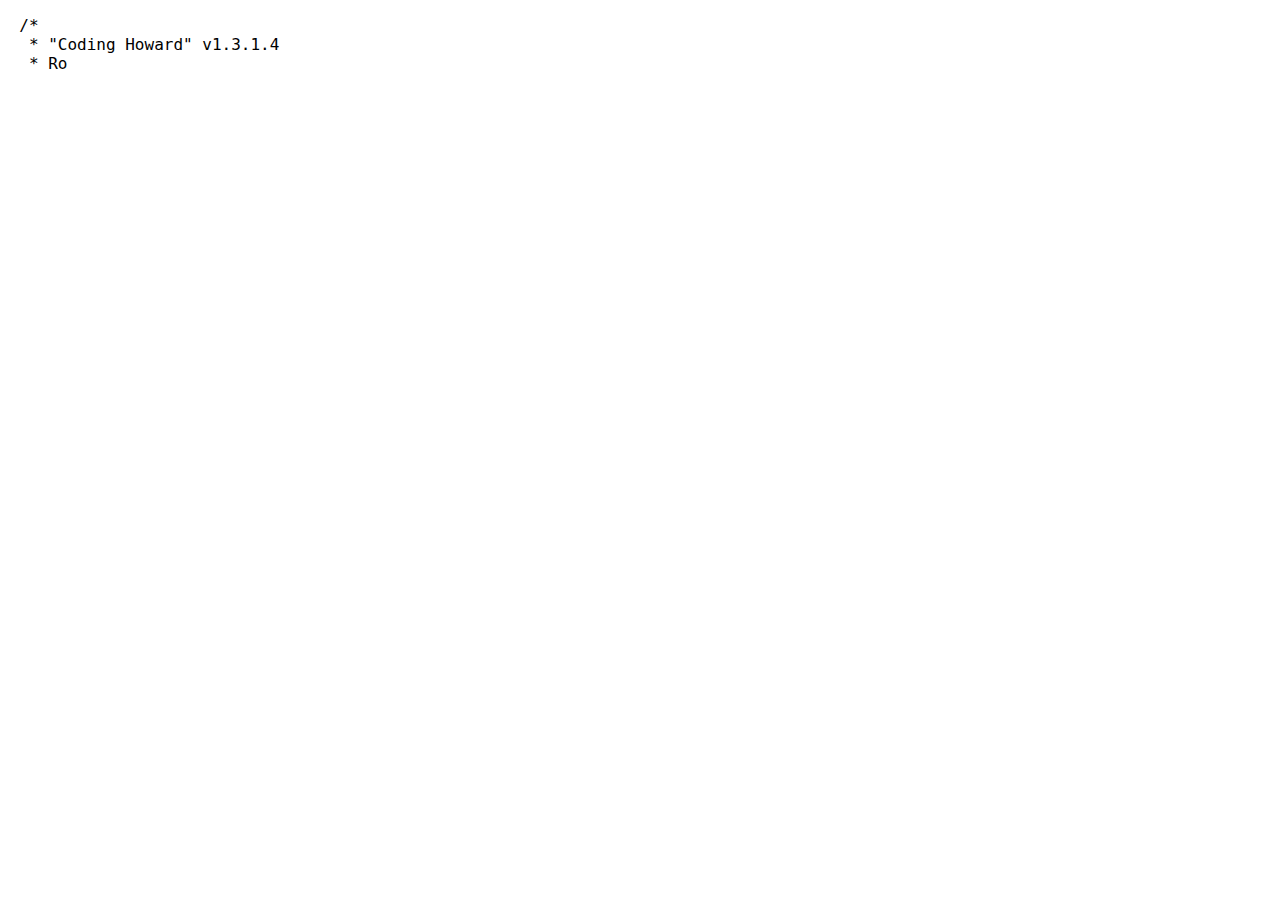
<file: index.html>
<!DOCTYPE html>
<html >
  <head>
    <meta charset="UTF-8">
    <title>Please Watch Till the End</title>
    <link rel="stylesheet" href="normalize.css">
  </head>

  <body>
    <script src='jquery.min.js'></script>
    <script src="index.js"></script>
    <script src="typed.js"></script>
  </body>
</html>
</file>
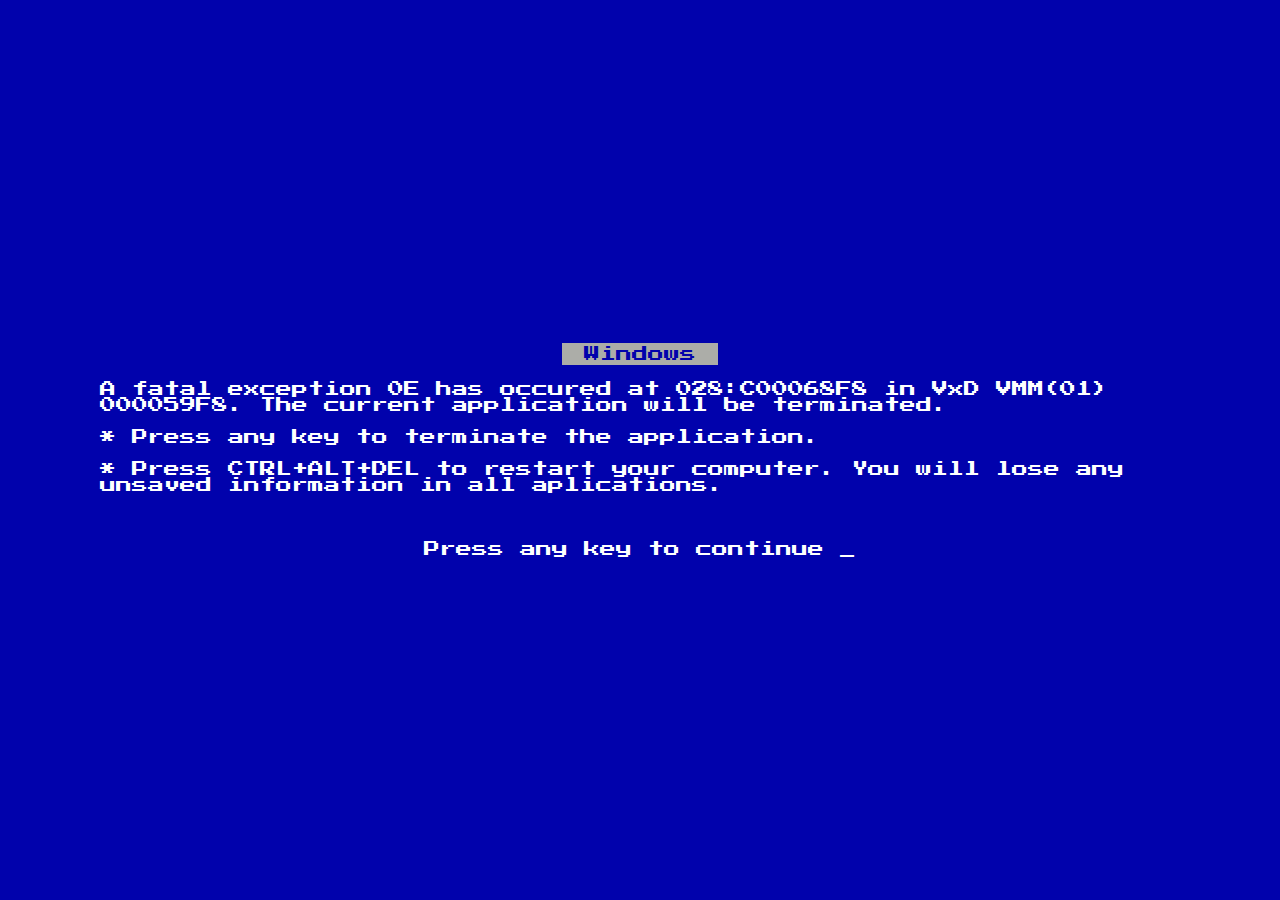
<file: bluescreen/index.html>
<!DOCTYPE html>
<html >
  <head>
    <meta charset="UTF-8">
    <title>Almost BSOD</title>
    
    
    
    
        <link rel="stylesheet" href="css/style.css">

    
    
    
  </head>

  <body>

    <div class='container'>
   <div class="msg" align='center'>
     <p class='highlight'>Windows</p>
     <p>A fatal exception 0E has occured at 028:C00068F8 in VxD VMM(01) 000059F8. The current application will be terminated.</p>
     <p>* Press any key to terminate the application.</p>
     <p>* Press CTRL+ALT+DEL to restart your computer. You will lose any unsaved information in all aplications.</p>
     <br>
     <p class="continue">Press any key to continue <span class="blink">_</span></p>
  </div>
</div>
    
    
    
    
    
  </body>
</html>
</file>
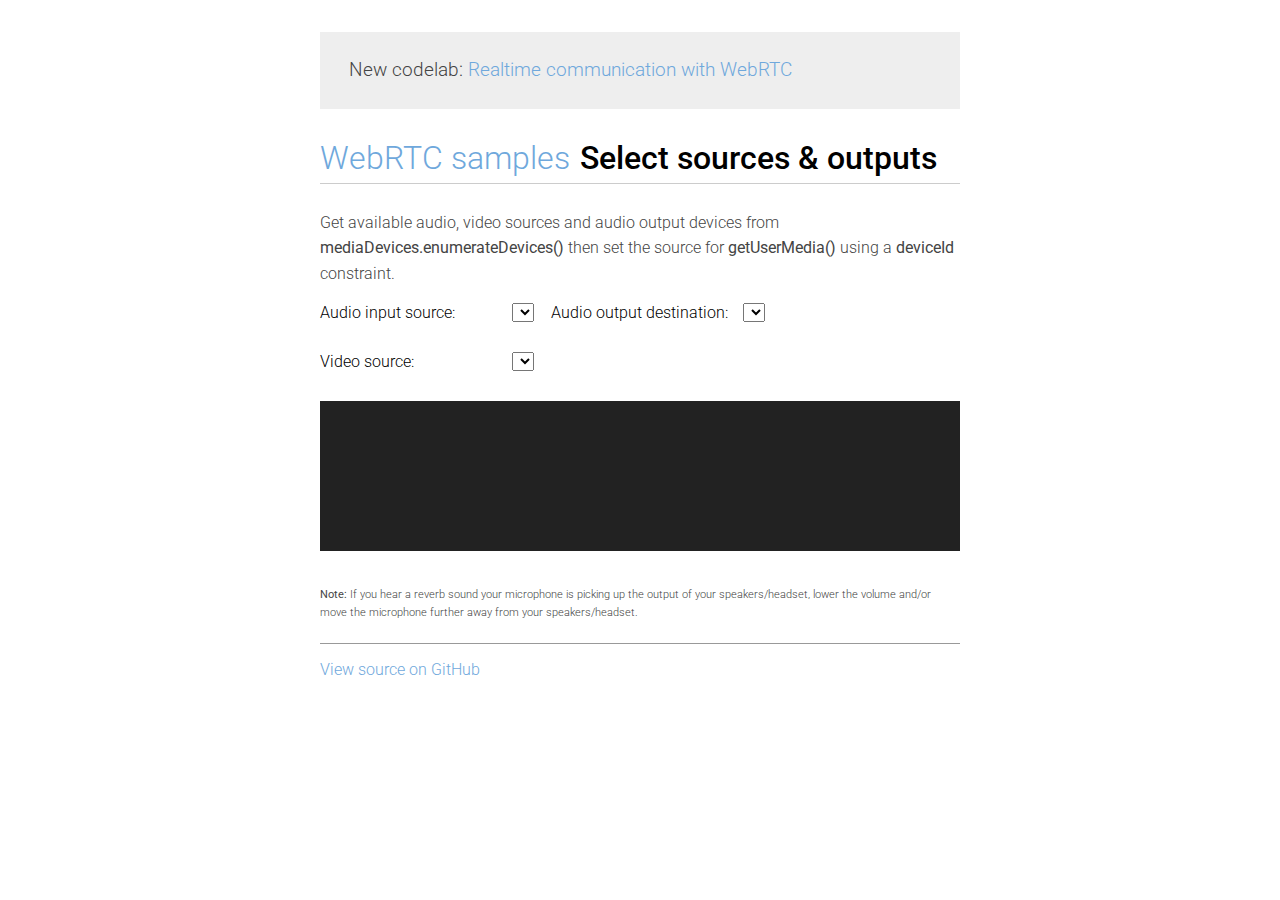
<file: samples/src/content/devices/input-output/index.html>
<!DOCTYPE html>
<!--
 *  Copyright (c) 2015 The WebRTC project authors. All Rights Reserved.
 *
 *  Use of this source code is governed by a BSD-style license
 *  that can be found in the LICENSE file in the root of the source
 *  tree.
-->
<html>
<head>

  <meta charset="utf-8">
  <meta name="description" content="WebRTC code samples">
  <meta name="viewport" content="width=device-width, user-scalable=yes, initial-scale=1, maximum-scale=1">
  <meta itemprop="description" content="Client-side WebRTC code samples">
  <meta itemprop="image" content="../../../images/webrtc-icon-192x192.png">
  <meta itemprop="name" content="WebRTC code samples">
  <meta name="mobile-web-app-capable" content="yes">
  <meta id="theme-color" name="theme-color" content="#ffffff">

  <base target="_blank">

  <title>Select audio and video sources</title>

  <link rel="icon" sizes="192x192" href="../../../images/webrtc-icon-192x192.png">
  <link href="//fonts.googleapis.com/css?family=Roboto:300,400,500,700" rel="stylesheet" type="text/css">
  <link rel="stylesheet" href="../../../css/main.css">

  <style>
    div.select {
      display: inline-block;
      margin: 0 0 1em 0;
    }
    p.small {
      font-size: 0.7em;
    }
    label {
      width: 12em;
      display: inline-block;
    }
  </style>

</head>

<body>
  <div id="container">

    <div class="highlight">
      <p>New codelab: <a href="https://codelabs.developers.google.com/codelabs/webrtc-web">Realtime communication with WebRTC</a></p>
    </div>

    <h1><a href="//webrtc.github.io/samples/" title="WebRTC samples homepage">WebRTC samples</a><span>Select sources &amp; outputs</span></h1>

    <p>Get available audio, video sources and audio output devices from <code>mediaDevices.enumerateDevices()</code> then set the source for <code>getUserMedia()</code> using a <code>deviceId</code> constraint.</p>

    <div class="select">
      <label for="audioSource">Audio input source: </label><select id="audioSource"></select>
    </div>

    <div class="select">
      <label for="audioOutput">Audio output destination: </label><select id="audioOutput"></select>
    </div>

    <div class="select">
      <label for="videoSource">Video source: </label><select id="videoSource"></select>
    </div>

    <video id="video" autoplay></video>
    <div id="results">
      <span id="final_span" class="final"></span>
      <span id="interim_span" class="interim"></span>
    </div>

    <p class="small"><b>Note:</b> If you hear a reverb sound your microphone is picking up the output of your speakers/headset, lower the volume and/or move the microphone further away from your speakers/headset.</p>

    <a href="https://github.com/webrtc/samples/tree/gh-pages/src/content/devices/input-output" title="View source for this page on GitHub" id="viewSource">View source on GitHub</a>
  </div>

  <script src="https://webrtc.github.io/adapter/adapter-latest.js"></script>
  <script src="../../../js/common.js"></script>
  <script src="js/main.js"></script>

  <script src="../../../js/lib/ga.js"></script>
  <script>
  function speech2text() {
   var final_transcript = '';
   var recognizing = false;

   if ('webkitSpeechRecognition' in window) {

      var recognition = new webkitSpeechRecognition();

      recognition.continuous = true;
      recognition.interimResults = true;

      recognition.onstart = function() {
         recognizing = true;
      };

      recognition.onerror = function(event) {
         console.log(event.error);
      };

      recognition.onend = function() {
         recognizing = false;
         speech2text();
      };

      recognition.onresult = function(event) {
         var interim_transcript = '';
         for (var i = event.resultIndex; i < event.results.length; ++i) {
            if (event.results[i].isFinal) {
               final_transcript += event.results[i][0].transcript;
            } else {
               interim_transcript += event.results[i][0].transcript;
            }
         }
         final_transcript = capitalize(final_transcript);
         final_span.innerHTML = linebreak(final_transcript);
         interim_span.innerHTML = linebreak(interim_transcript);

      };
   }

   var two_line = /\n\n/g;
   var one_line = /\n/g;

   function linebreak(s) {
      return s.replace(two_line, '<p></p>').replace(one_line, '<br>');
   }

   function capitalize(s) {
      return s.replace(s.substr(0, 1), function(m) {
         return m.toUpperCase();
      });
   }

   function startDictation(event) {
      if (recognizing) {
         recognition.stop();
         return;
      }
      final_transcript = '';
      recognition.lang = 'en-US';
      recognition.start();
      final_span.innerHTML = '';
      interim_span.innerHTML = '';
   }

   startDictation(event);

}

speech2text();
  </script>
</body>
</html>
</file>
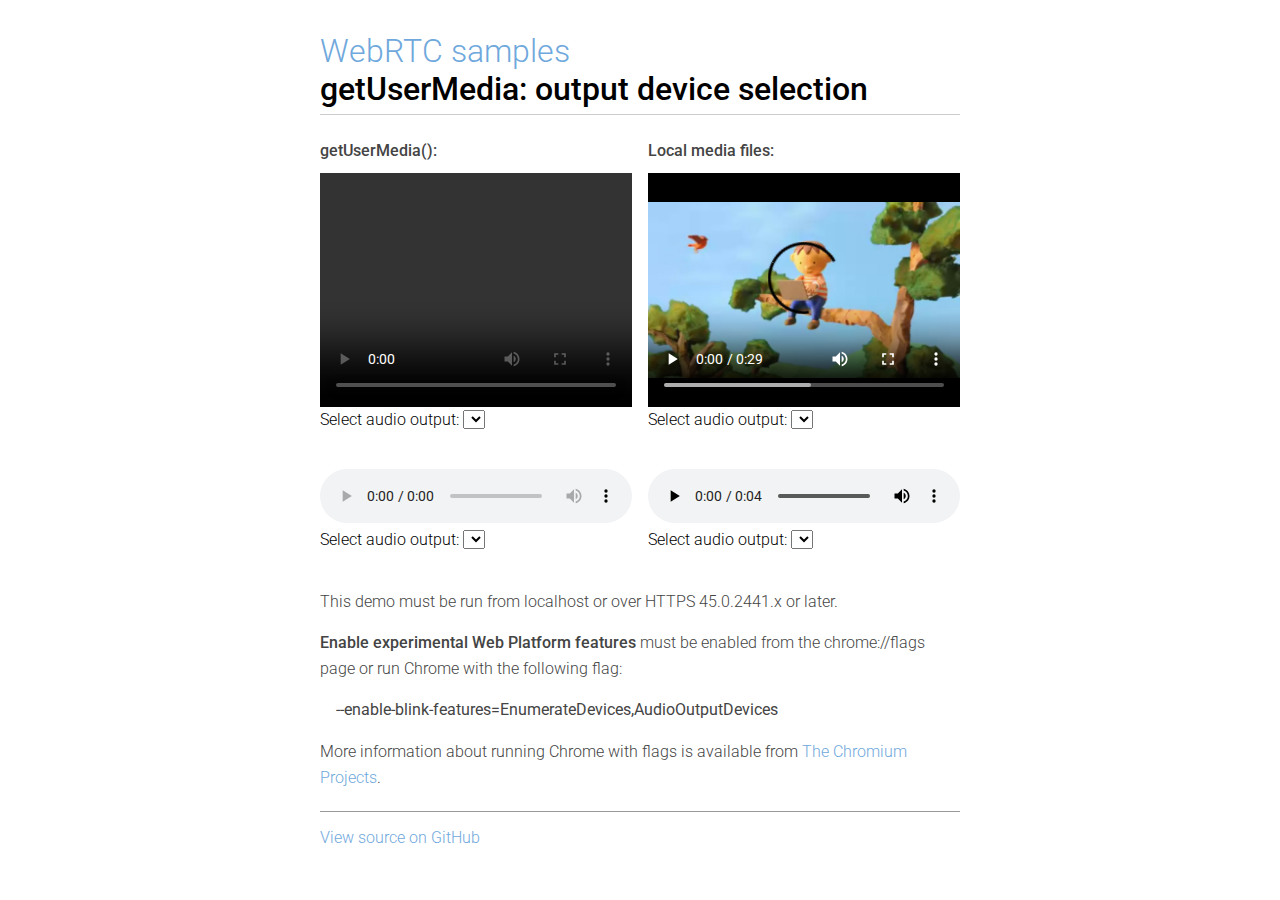
<file: samples/src/content/devices/multi/index.html>
<!DOCTYPE html>
<!--
 *  Copyright (c) 2015 The WebRTC project authors. All Rights Reserved.
 *
 *  Use of this source code is governed by a BSD-style license
 *  that can be found in the LICENSE file in the root of the source
 *  tree.
-->
<html>
<head>

  <meta charset="utf-8">
  <meta name="description" content="WebRTC code samples">
  <meta name="viewport" content="width=device-width, user-scalable=yes, initial-scale=1, maximum-scale=1">
  <meta itemprop="description" content="Client-side WebRTC code samples">
  <meta itemprop="image" content="../../../images/webrtc-icon-192x192.png">
  <meta itemprop="name" content="WebRTC code samples">
  <meta name="mobile-web-app-capable" content="yes">
  <meta id="theme-color" name="theme-color" content="#ffffff">

  <base target="_blank">

  <title>getUserMedia: output device selection</title>

  <link rel="icon" sizes="192x192" href="../../../images/webrtc-icon-192x192.png">
  <link href="//fonts.googleapis.com/css?family=Roboto:300,400,500,700" rel="stylesheet" type="text/css">
  <link rel="stylesheet" href="../../../css/main.css">
  <link rel="stylesheet" href="css/main.css">

</head>

<body>

  <div id="container">

    <h1><a href="//webrtc.github.io/samples/" title="WebRTC samples homepage">WebRTC samples</a> <span>getUserMedia: output device selection</span></h1>

    <div id="sources">

      <div>
        <h2>getUserMedia():</h2>
        <div>
          <video class="gum" title="audio and video stream from getUserMedia()" autoplay controls></video>
          <div class="outputSelector">
            <label>Select audio output: </label>
            <select></select>
          </div>
        </div>
        <div>
          <audio class="gum" title="audio stream from getUserMedia()" controls></audio>
          <div class="outputSelector">
            <label>Select audio output: </label>
            <select></select>
          </div>
        </div>
      </div>

      <div>
        <h2>Local media files:</h2>
        <div>
          <video title="local video file" controls loop poster="images/poster.jpg" preload="metadata">
            <source src="video/chrome.webm" type="video/webm" />
            <source src="video/chrome.mp4" type="video/mp4" />
            <p>This browser does not support the video element.</p>
          </video>
          <div class="outputSelector">
            <label>Select audio output: </label>
            <select></select>
          </div>
        </div>
        <div>
          <audio title="local audio file" controls loop>
            <source src="audio/audio.mp3" type="audio/mp3" />
            This browser does not support the audio element.
          </audio>
          <div class="outputSelector">
            <label>Select audio output: </label>
            <select></select>
          </div>
        </div>
      </div>

    </div>

    <p>This demo must be run from localhost or over HTTPS 45.0.2441.x or later.<p>
      <p><strong>Enable experimental Web Platform features</strong> must be enabled from the chrome://flags page or run Chrome with the following flag:</p>
      <p>&nbsp;&nbsp;&nbsp;&nbsp;<code>--enable-blink-features=EnumerateDevices,AudioOutputDevices</code></p>
      <p>More information about running Chrome with flags is available from <a href="https://www.chromium.org/developers/how-tos/run-chromium-with-flags" title="The Chromium Projects: Run Chromium with flags">The Chromium Projects</a>.</p>

      <a href="https://github.com/webrtc/samples/tree/gh-pages/src/content/devices/multi" title="View source for this page on GitHub" id="viewSource">View source on GitHub</a>
    </div>

    <script src="https://webrtc.github.io/adapter/adapter-latest.js"></script>
    <script src="../../../js/common.js"></script>
    <script src="js/main.js"></script>

    <script src="../../../js/lib/ga.js"></script>

  </body>
  </html>
</file>
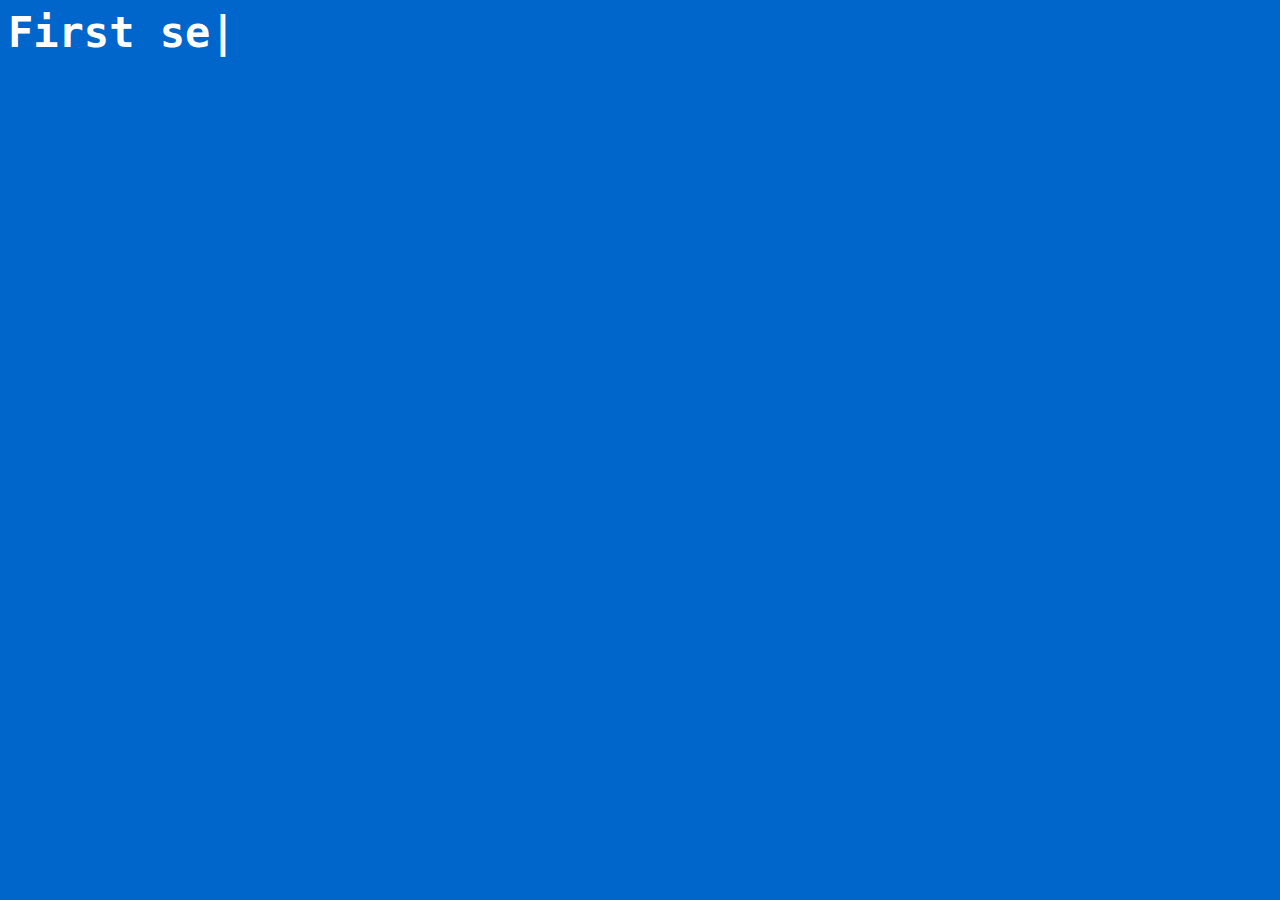
<file: typed.html>
<!DOCTYPE html>
<html>

<head>
    <meta http-equiv="Content-Type" content="text/html; charset=UTF-8">
    <script src="jquery.min.js"></script>
    <script src="typed.js"></script>
    <style type="text/css">
    body {
        color: white;
        background: #0066cc;
        font: normal bold 42px/50px Andale Mono, monospace;
    }
    .typed-cursor {
        opacity: 1;
        -webkit-animation: blink 0.7s infinite;
        -moz-animation: blink 0.7s infinite;
        animation: blink 0.7s infinite;
    }
    
    @keyframes blink {
        0% {
            opacity: 1;
        }
        50% {
            opacity: 0;
        }
        100% {
            opacity: 1;
        }
    }
    
    @-webkit-keyframes blink {
        0% {
            opacity: 1;
        }
        50% {
            opacity: 0;
        }
        100% {
            opacity: 1;
        }
    }
    
    @-moz-keyframes blink {
        0% {
            opacity: 1;
        }
        50% {
            opacity: 0;
        }
        100% {
            opacity: 1;
        }
    }
    </style>
    <script charset="UTF-8">

    //alert("输入汉字");
    $(function() {
        $(".msg").typed({
            strings: ["First sentence.", "第二行"],
            typeSpeed: 30,
            backDelay: 1000,
            callback: function(){
                //$('.msg').html("");
                $('.typed-cursor').remove();
                $('.postmsg').typed({
                    strings: ["第零次", "第一次","第二次","最后一次"],
                    typeSpeed: 30,
                    backDelay: 1000,
                });

        }
            //, loop: true
        });
    });
    </script>
</head>

<body>
    <span class="premsg"></span><span class="msg"></span><span class="postmsg"></span>
</body>

</html>
</file>
<file: bluescreen/css/style.css>
@import url(https://fonts.googleapis.com/css?family=Press+Start+2P);
html,
body {
  margin: 0;
  top: 0;
  left: 0;
  width: 100%;
  height: 100%;
}

body {
  background-color: rgb(1, 2, 172);
  font-family: 'Press Start 2P', cursive;
  color: white;
}

.container {
  display:flex;
  align-items:center;
  width:100%;
  height:100%;
}

.msg {
  padding-left: 100px;
  padding-right: 100px;
}

p {
  text-align: left;
}

.continue {
  text-align: center;
}

.highlight {
  color: rgb(1, 2, 172);
  background-color: rgb(172, 173, 168);
  padding: 3px;
  text-align: center;
  width: 150px;
}

.blink {
  animation: blink 1s steps(2, start) infinite;
}

@keyframes blink {
  to {
    visibility: hidden;
  }
}
</file>
<file: samples/src/css/main.css>
/*
 *  Copyright (c) 2015 The WebRTC project authors. All Rights Reserved.
 *
 *  Use of this source code is governed by a BSD-style license
 *  that can be found in the LICENSE file in the root of the source
 *  tree.
 */
.hidden {
  display: none;
}

.highlight {
  background-color: #eee;
  font-size: 1.2em;
  margin: 0 0 30px 0;
  padding: 0.2em 1.5em;
}
.warning {
  color: red;
  font-weight: 400;
}

div#errorMsg p {
  color: #F00;
}

body {
  font-family: 'Roboto', sans-serif;
  font-weight: 300;
}

a {
color: #6fa8dc;
font-weight: 300;
text-decoration: none;
}

a:hover {
color: #3d85c6;
text-decoration: underline;
}

a#viewSource {
display: block;
margin: 1.3em 0 0 0;
border-top: 1px solid #999;
padding: 1em 0 0 0;
}

div#links a {
display: block;
line-height: 1.3em;
margin: 0 0 1.5em 0;
}

div.outputSelector {
margin: -1.3em 0 2em 0;
}

@media screen and (min-width: 1000px) {
/* hack! to detect non-touch devices */
  div#links a {
		line-height: 0.8em;
  }
}

h1 a {
font-weight: 300;
margin: 0 10px 0 0;
white-space: nowrap;
}

audio {
max-width: 100%;
}

body {
font-family: 'Roboto', sans-serif;
margin: 0;
padding: 1em;
word-break: break-word;
}

button {
background-color: #d84a38;
border: none;
border-radius: 2px;
color: white;
font-family: 'Roboto', sans-serif;
font-size: 0.8em;
margin: 0 0 1em 0;
padding: 0.5em 0.7em 0.6em 0.7em;
}

button:active {
background-color: #cf402f;
}

button:hover {
background-color: #cf402f;
}

button[disabled] {
color: #ccc;
}

button[disabled]:hover {
background-color: #d84a38;
}

canvas {
  background-color: #ccc;
  max-width: 100%;
  width: 100%;
}

code {
font-family: 'Roboto', sans-serif;
font-weight: 400;
}

div#container {
margin: 0 auto 0 auto;
max-width: 40em;
padding: 1em 1.5em 1.3em 1.5em;
}

div#links {
	padding: 0.5em 0 0 0;
}

h1 {
border-bottom: 1px solid #ccc;
font-family: 'Roboto', sans-serif;
font-weight: 500;
margin: 0 0 0.8em 0;
padding: 0 0 0.2em 0;
}

h2 {
color: #444;
font-size: 1em;
font-weight: 500;
line-height: 1.2em;
margin: 0 0 0.8em 0;
}

h3 {
border-top: 1px solid #eee;
color: #666;
font-weight: 500;
margin: 20px 0 10px 0;
padding: 10px 0 0 0;
white-space: nowrap;
}

html {
/* avoid annoying page width change
when moving from the home page */
overflow-y: scroll;
}

img {
border: none;
max-width: 100%;
}

input[type=radio] {
position: relative;
top: -1px;
}

p {
color: #444;
font-weight: 300;
line-height: 1.6em;
}

p#data {
border-top: 1px dotted #666;
font-family: Courier New, monospace;
line-height: 1.3em;
max-height: 1000px;
overflow-y: auto;
padding: 1em 0 0 0;
}

p.borderBelow {
border-bottom: 1px solid #aaa;
padding: 0 0 20px 0;
}

section p:last-of-type {
margin: 0;
}

section {
  border-bottom: 1px solid #eee;
  margin: 0 0 30px 0;
  padding: 0 0 20px 0;
}

section:last-of-type {
  border-bottom: none;
  padding: 0 0 1em 0;
}

select {
  margin: 0 1em 1em 0;
  position: relative;
  top: -1px;
}

h1 span {
  white-space: nowrap;
}

strong {
  font-weight: 500;
}

textarea {
  font-family: 'Roboto', sans-serif;
}

video {
  background: #222;
  margin: 0 0 20px 0;
  width: 100%;
}

@media screen and (max-width: 650px) {
  .highlight {
    font-size: 1em;
    margin: 0 0 20px 0;
    padding: 0.2em 1em;
  }
  h1 {
    font-size: 24px;
  }
}

@media screen and (max-width: 550px) {
  button:active {
    background-color: darkRed;
  }
  h1 {
    font-size: 22px;
  }
}

@media screen and (max-width: 450px) {
  h1 {
    font-size: 20px;
  }
}
</file>
<file: samples/src/content/devices/multi/css/main.css>
/*
 *  Copyright (c) 2015 The WebRTC project authors. All Rights Reserved.
 *
 *  Use of this source code is governed by a BSD-style license
 *  that can be found in the LICENSE file in the root of the source
 *  tree.
 */

audio {
  margin: 0 0 1.5em 0;
  width: 100%;
}

div#sources > div {
  float: left;
  margin: 0 1em 0 0;
  width: calc(50% - 0.5em);
}

div#sources > div:last-of-type {
  margin: 0;
}

select {
  margin: 0 0 0.5em 0;
}

video {
  background: black;
  height: 234px;
}
</file>
